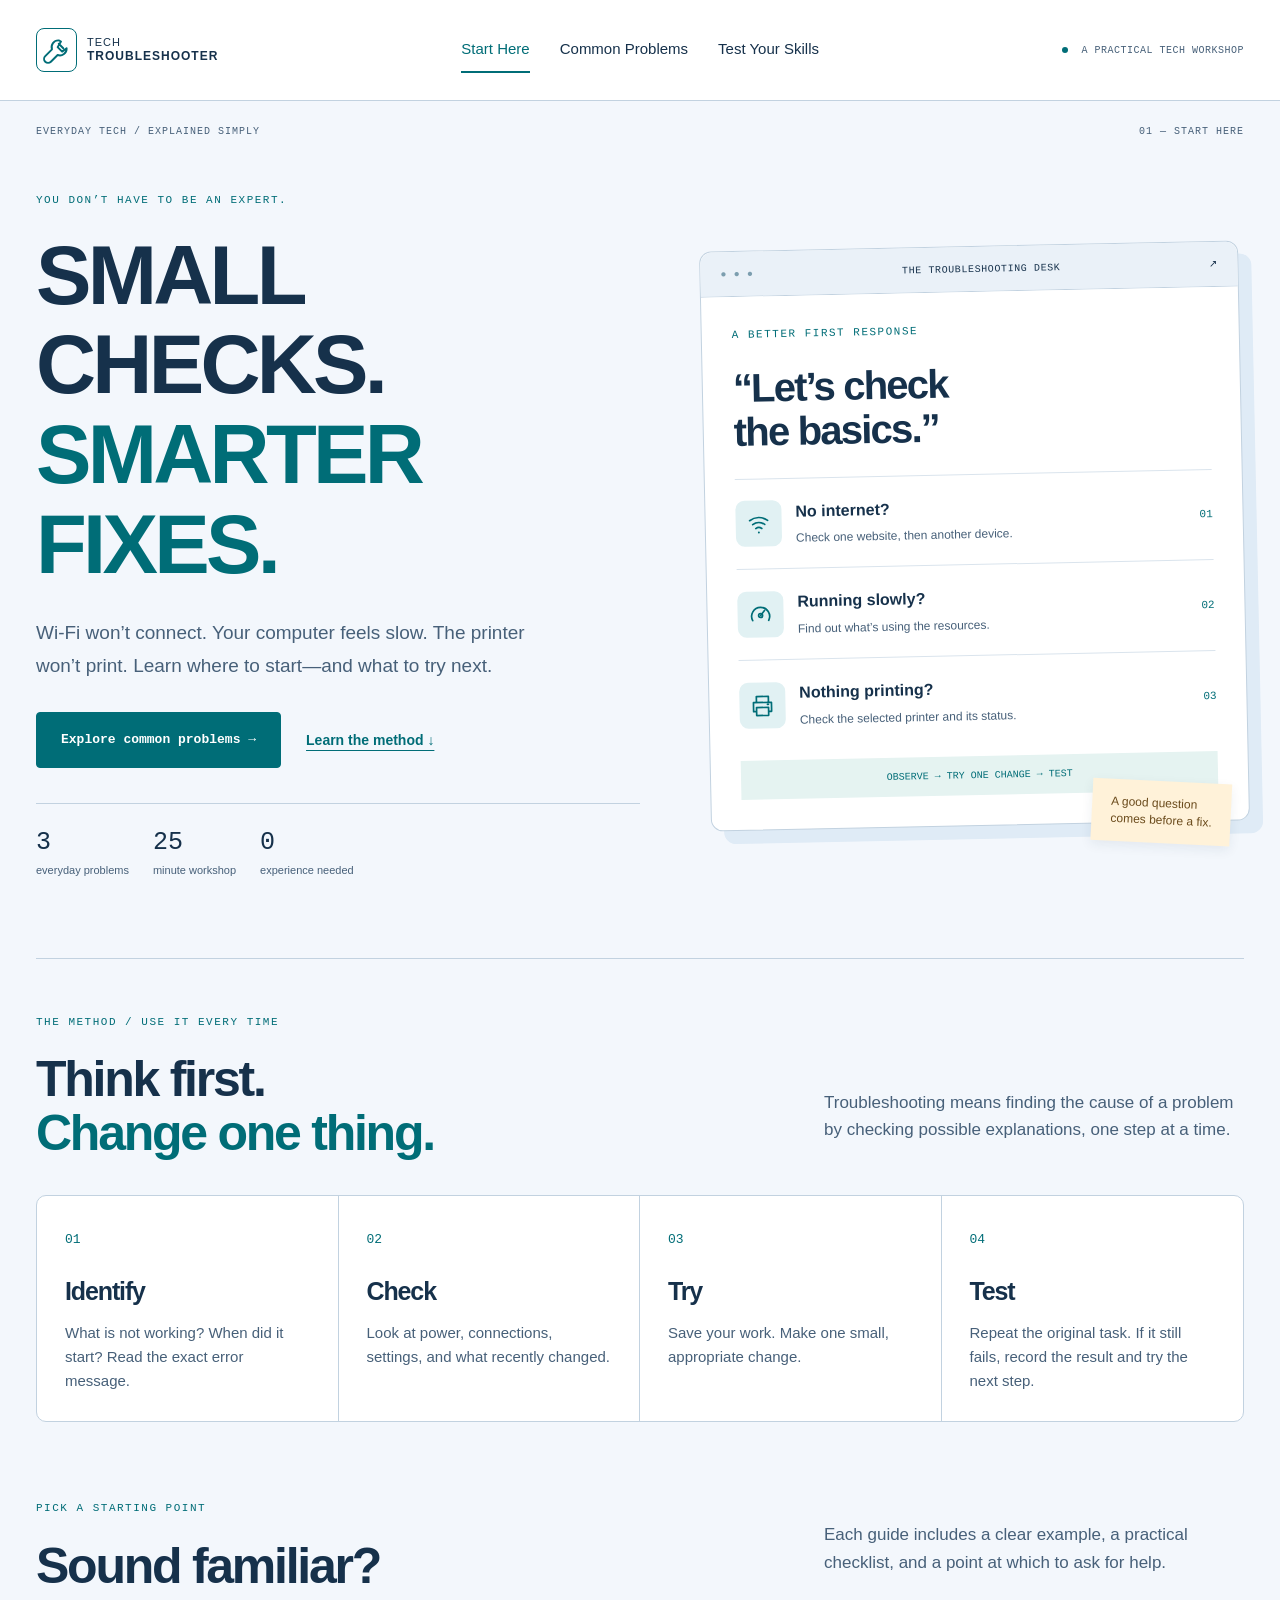
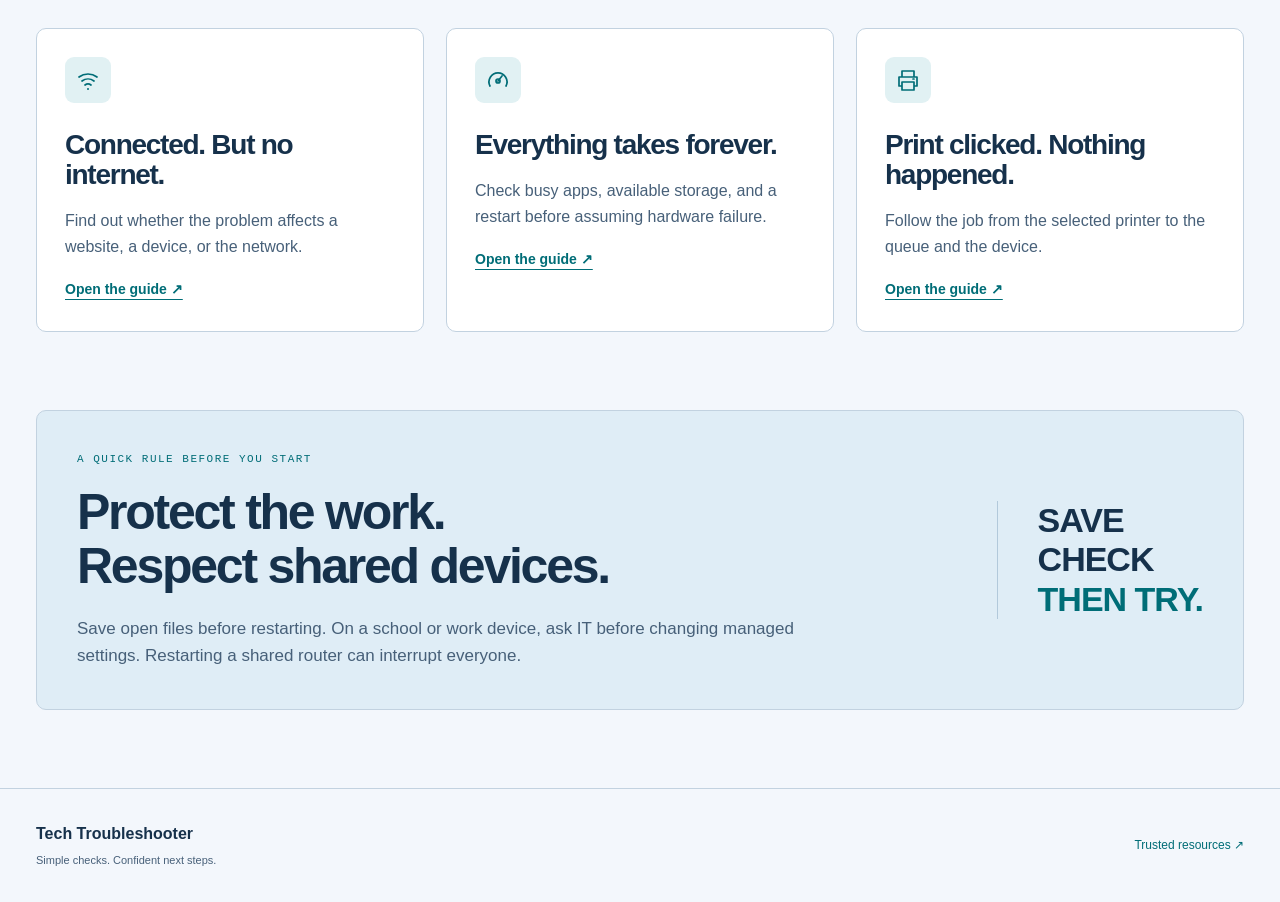
<file: index.html>
<!doctype html><html lang="en"><head><meta charset="utf-8"><meta name="viewport" content="width=device-width,initial-scale=1"><meta name="description" content="Learn practical troubleshooting for Wi-Fi, slow computers, and printers. A practical classroom workshop."><title>Start Here | Tech Troubleshooter</title><link rel="stylesheet" href="style.css"></head><body><a class="skip" href="#main">Skip to content</a><header><a href="index.html" class="brand"><span class="brand-mark"><svg viewBox="0 0 24 24" fill="none" stroke="currentColor" stroke-width="1.7" stroke-linecap="round" stroke-linejoin="round" aria-hidden="true"><path d="m14 6 4 4M14 3a6 6 0 0 0-6 8L2 17a3 3 0 0 0 5 5l6-6a6 6 0 0 0 8-6l-4 3-4-4 3-5Z"/></svg></span><span>TECH<br><strong>TROUBLESHOOTER</strong></span></a><nav aria-label="Main navigation"><a href="index.html" aria-current="page">Start Here</a><a href="problems.html">Common Problems</a><a href="practice.html">Test Your Skills</a></nav><span class="header-note"><i></i> A PRACTICAL TECH WORKSHOP</span></header><main id="main"><div class="topline"><span>EVERYDAY TECH / EXPLAINED SIMPLY</span><span>01 — START HERE</span></div><section class="hero"><div class="hero-copy"><p class="eyebrow">YOU DON’T HAVE TO BE AN EXPERT.</p><h1>SMALL CHECKS.<br><em>SMARTER<br>FIXES.</em></h1><p class="intro">Wi-Fi won’t connect. Your computer feels slow. The printer won’t print. Learn where to start—and what to try next.</p><div class="actions"><a class="primary" href="problems.html">Explore common problems →</a><a class="text-link" href="#method">Learn the method ↓</a></div><div class="hero-meta"><span><b>3</b> everyday problems</span><span><b>25</b> minute workshop</span><span><b>0</b> experience needed</span></div></div><div class="hero-workspace"><div class="window-bar"><span class="window-dots">● ● ●</span><span>THE TROUBLESHOOTING DESK</span><span>↗</span></div><div class="workspace-body"><p class="eyebrow">A BETTER FIRST RESPONSE</p><h2>“Let’s check<br>the basics.”</h2><div class="status-row"><span class="icon-square"><svg viewBox="0 0 24 24" fill="none" stroke="currentColor" stroke-width="1.7" stroke-linecap="round" stroke-linejoin="round" aria-hidden="true"><path d="M3 9a15 15 0 0 1 18 0M6 13a10 10 0 0 1 12 0M9 17a5 5 0 0 1 6 0"/><circle cx="12" cy="21" r="1" fill="currentColor" stroke="none"/></svg></span><div><strong>No internet?</strong><span>Check one website, then another device.</span></div><span class="number-label">01</span></div><div class="status-row"><span class="icon-square"><svg viewBox="0 0 24 24" fill="none" stroke="currentColor" stroke-width="1.7" stroke-linecap="round" stroke-linejoin="round" aria-hidden="true"><path d="M4 18a9 9 0 1 1 16 0M12 13l4-5"/><circle cx="12" cy="13" r="2"/></svg></span><div><strong>Running slowly?</strong><span>Find out what’s using the resources.</span></div><span class="number-label">02</span></div><div class="status-row"><span class="icon-square"><svg viewBox="0 0 24 24" fill="none" stroke="currentColor" stroke-width="1.7" stroke-linecap="round" stroke-linejoin="round" aria-hidden="true"><path d="M6 9V3h12v6M6 18H3V9h18v9h-3M6 14h12v8H6zM17 11h1"/></svg></span><div><strong>Nothing printing?</strong><span>Check the selected printer and its status.</span></div><span class="number-label">03</span></div><div class="desk-note">OBSERVE → TRY ONE CHANGE → TEST</div></div><span class="floating-note">A good question<br>comes before a fix.</span></div></section>
<section id="method" class="method"><div class="section-heading"><div><p class="eyebrow">THE METHOD / USE IT EVERY TIME</p><h2>Think first.<br><em>Change one thing.</em></h2></div><p>Troubleshooting means finding the cause of a problem by checking possible explanations, one step at a time.</p></div><div class="method-grid"><article><span class="step-number">01</span><h3>Identify</h3><p>What is not working? When did it start? Read the exact error message.</p></article><article><span class="step-number">02</span><h3>Check</h3><p>Look at power, connections, settings, and what recently changed.</p></article><article><span class="step-number">03</span><h3>Try</h3><p>Save your work. Make one small, appropriate change.</p></article><article><span class="step-number">04</span><h3>Test</h3><p>Repeat the original task. If it still fails, record the result and try the next step.</p></article></div></section><section class="starting-points"><div class="section-heading"><div><p class="eyebrow">PICK A STARTING POINT</p><h2>Sound familiar?</h2></div><p>Each guide includes a clear example, a practical checklist, and a point at which to ask for help.</p></div><div class="problem-cards"><a class="problem-card" href="problems.html#wifi"><span class="icon-square"><svg viewBox="0 0 24 24" fill="none" stroke="currentColor" stroke-width="1.7" stroke-linecap="round" stroke-linejoin="round" aria-hidden="true"><path d="M3 9a15 15 0 0 1 18 0M6 13a10 10 0 0 1 12 0M9 17a5 5 0 0 1 6 0"/><circle cx="12" cy="21" r="1" fill="currentColor" stroke="none"/></svg></span><h3>Connected. But no internet.</h3><p>Find out whether the problem affects a website, a device, or the network.</p><span class="text-link">Open the guide ↗</span></a><a class="problem-card" href="problems.html#slow"><span class="icon-square"><svg viewBox="0 0 24 24" fill="none" stroke="currentColor" stroke-width="1.7" stroke-linecap="round" stroke-linejoin="round" aria-hidden="true"><path d="M4 18a9 9 0 1 1 16 0M12 13l4-5"/><circle cx="12" cy="13" r="2"/></svg></span><h3>Everything takes forever.</h3><p>Check busy apps, available storage, and a restart before assuming hardware failure.</p><span class="text-link">Open the guide ↗</span></a><a class="problem-card" href="problems.html#printer"><span class="icon-square"><svg viewBox="0 0 24 24" fill="none" stroke="currentColor" stroke-width="1.7" stroke-linecap="round" stroke-linejoin="round" aria-hidden="true"><path d="M6 9V3h12v6M6 18H3V9h18v9h-3M6 14h12v8H6zM17 11h1"/></svg></span><h3>Print clicked. Nothing happened.</h3><p>Follow the job from the selected printer to the queue and the device.</p><span class="text-link">Open the guide ↗</span></a></div></section><section class="callout"><div><p class="eyebrow">A QUICK RULE BEFORE YOU START</p><h2>Protect the work.<br>Respect shared devices.</h2><p>Save open files before restarting. On a school or work device, ask IT before changing managed settings. Restarting a shared router can interrupt everyone.</p></div><div class="callout-stamp">SAVE<br>CHECK<br><em>THEN TRY.</em></div></section></main><footer><a class="footer-brand" href="index.html">Tech Troubleshooter<span>Simple checks. Confident next steps.</span></a><a href="problems.html#sources">Trusted resources ↗</a></footer></body></html>
</file>
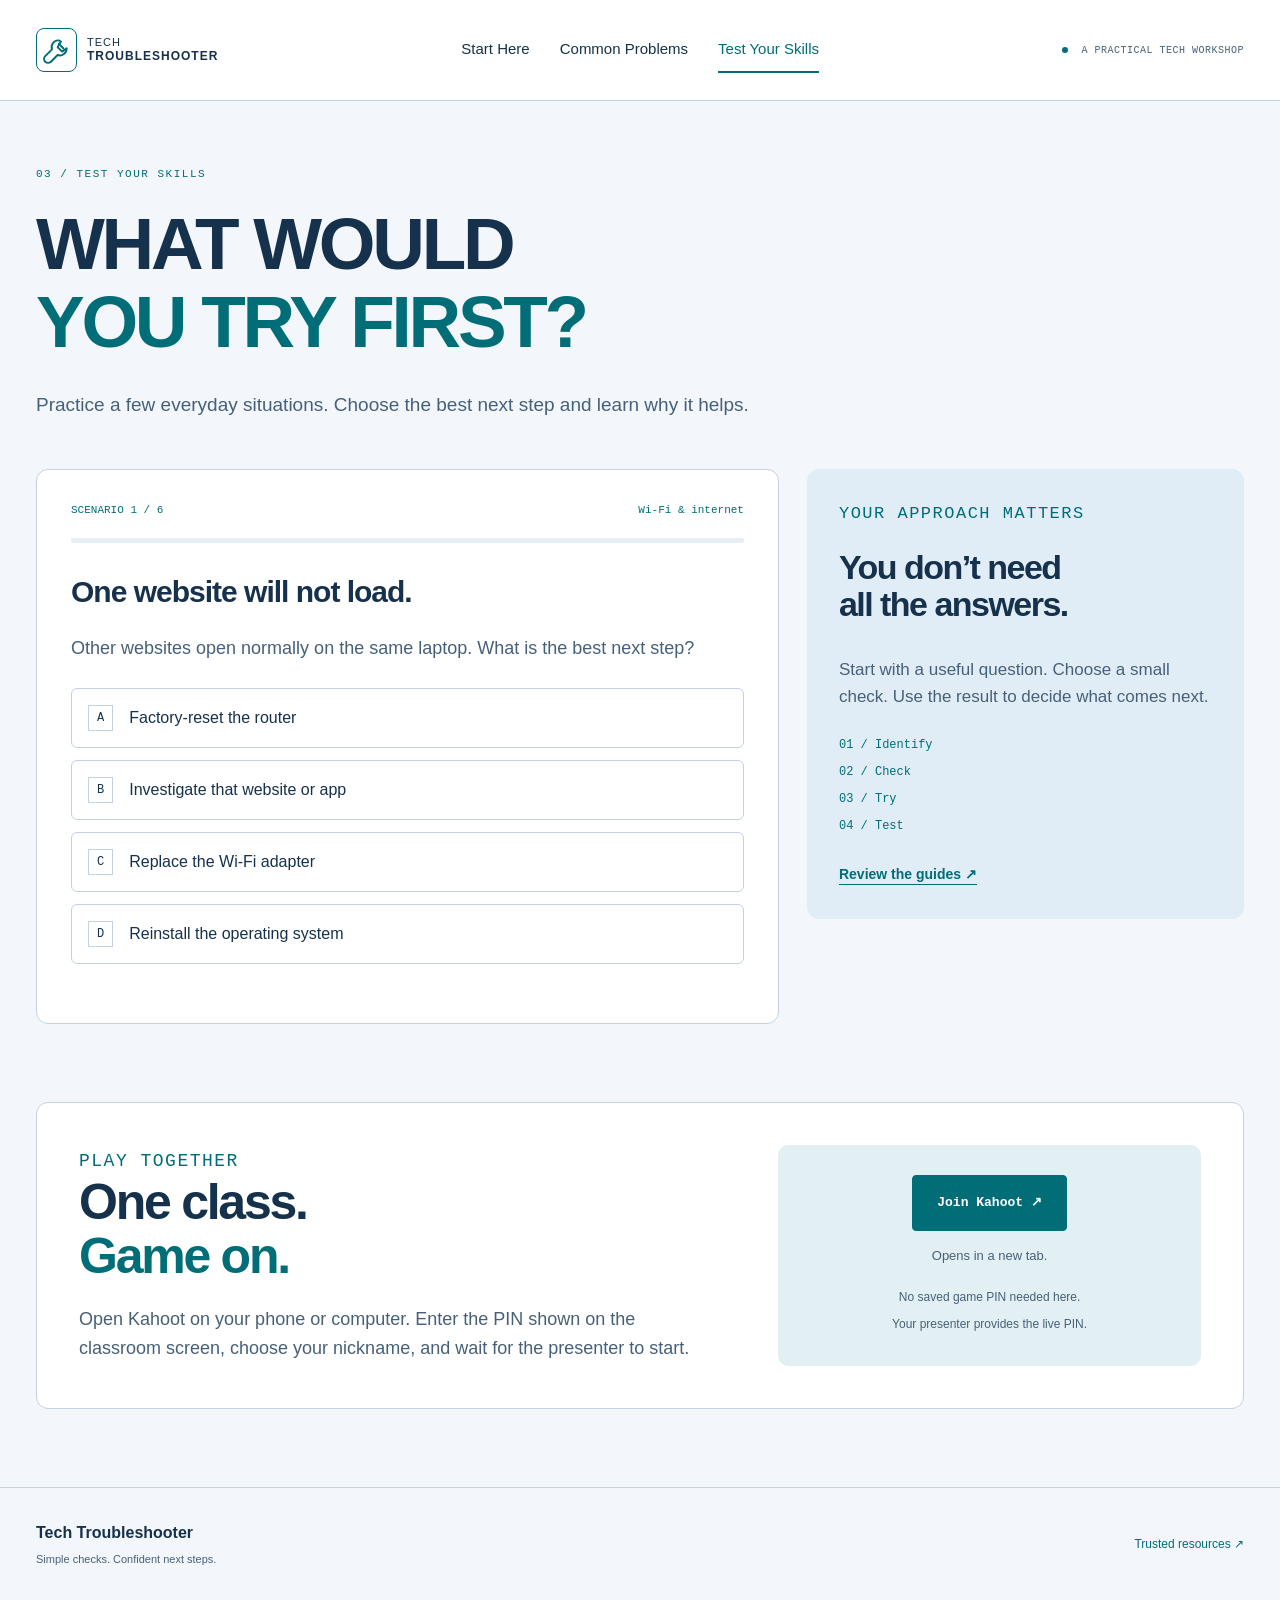
<file: practice.html>
<!doctype html><html lang="en"><head><meta charset="utf-8"><meta name="viewport" content="width=device-width,initial-scale=1"><meta name="description" content="Learn practical troubleshooting for Wi-Fi, slow computers, and printers. A practical classroom workshop."><title>Test Your Skills | Tech Troubleshooter</title><link rel="stylesheet" href="style.css"><script src="quiz.js" defer></script></head><body><a class="skip" href="#main">Skip to content</a><header><a href="index.html" class="brand"><span class="brand-mark"><svg viewBox="0 0 24 24" fill="none" stroke="currentColor" stroke-width="1.7" stroke-linecap="round" stroke-linejoin="round" aria-hidden="true"><path d="m14 6 4 4M14 3a6 6 0 0 0-6 8L2 17a3 3 0 0 0 5 5l6-6a6 6 0 0 0 8-6l-4 3-4-4 3-5Z"/></svg></span><span>TECH<br><strong>TROUBLESHOOTER</strong></span></a><nav aria-label="Main navigation"><a href="index.html">Start Here</a><a href="problems.html">Common Problems</a><a href="practice.html" aria-current="page">Test Your Skills</a></nav><span class="header-note"><i></i> A PRACTICAL TECH WORKSHOP</span></header><main id="main"><section class="page-heading"><p class="eyebrow">03 / TEST YOUR SKILLS</p><h1>WHAT WOULD<br><em>YOU TRY FIRST?</em></h1><p class="intro">Practice a few everyday situations. Choose the best next step and learn why it helps.</p></section><section class="quiz-layout"><div class="quiz-shell"><div id="quiz" aria-label="Troubleshooting practice"><noscript>Enable JavaScript to use the practice quiz. You can still join Kahoot below.</noscript></div></div><aside class="quiz-side"><p class="eyebrow">YOUR APPROACH MATTERS</p><h3>You don’t need<br>all the answers.</h3><p>Start with a useful question. Choose a small check. Use the result to decide what comes next.</p><div class="mini-method"><span>01 / Identify</span><span>02 / Check</span><span>03 / Try</span><span>04 / Test</span></div><a class="text-link" href="problems.html">Review the guides ↗</a></aside></section><section class="kahoot-block"><div><p class="eyebrow">PLAY TOGETHER</p><h2>One class.<br><em>Game on.</em></h2><p>Open Kahoot on your phone or computer. Enter the PIN shown on the classroom screen, choose your nickname, and wait for the presenter to start.</p></div><div class="kahoot-action"><a class="primary" href="https://kahoot.it/" target="_blank" rel="noopener noreferrer">Join Kahoot ↗</a><p>Opens in a new tab.</p><span>No saved game PIN needed here.<br>Your presenter provides the live PIN.</span></div></section></main><footer><a class="footer-brand" href="index.html">Tech Troubleshooter<span>Simple checks. Confident next steps.</span></a><a href="problems.html#sources">Trusted resources ↗</a></footer></body></html>
</file>
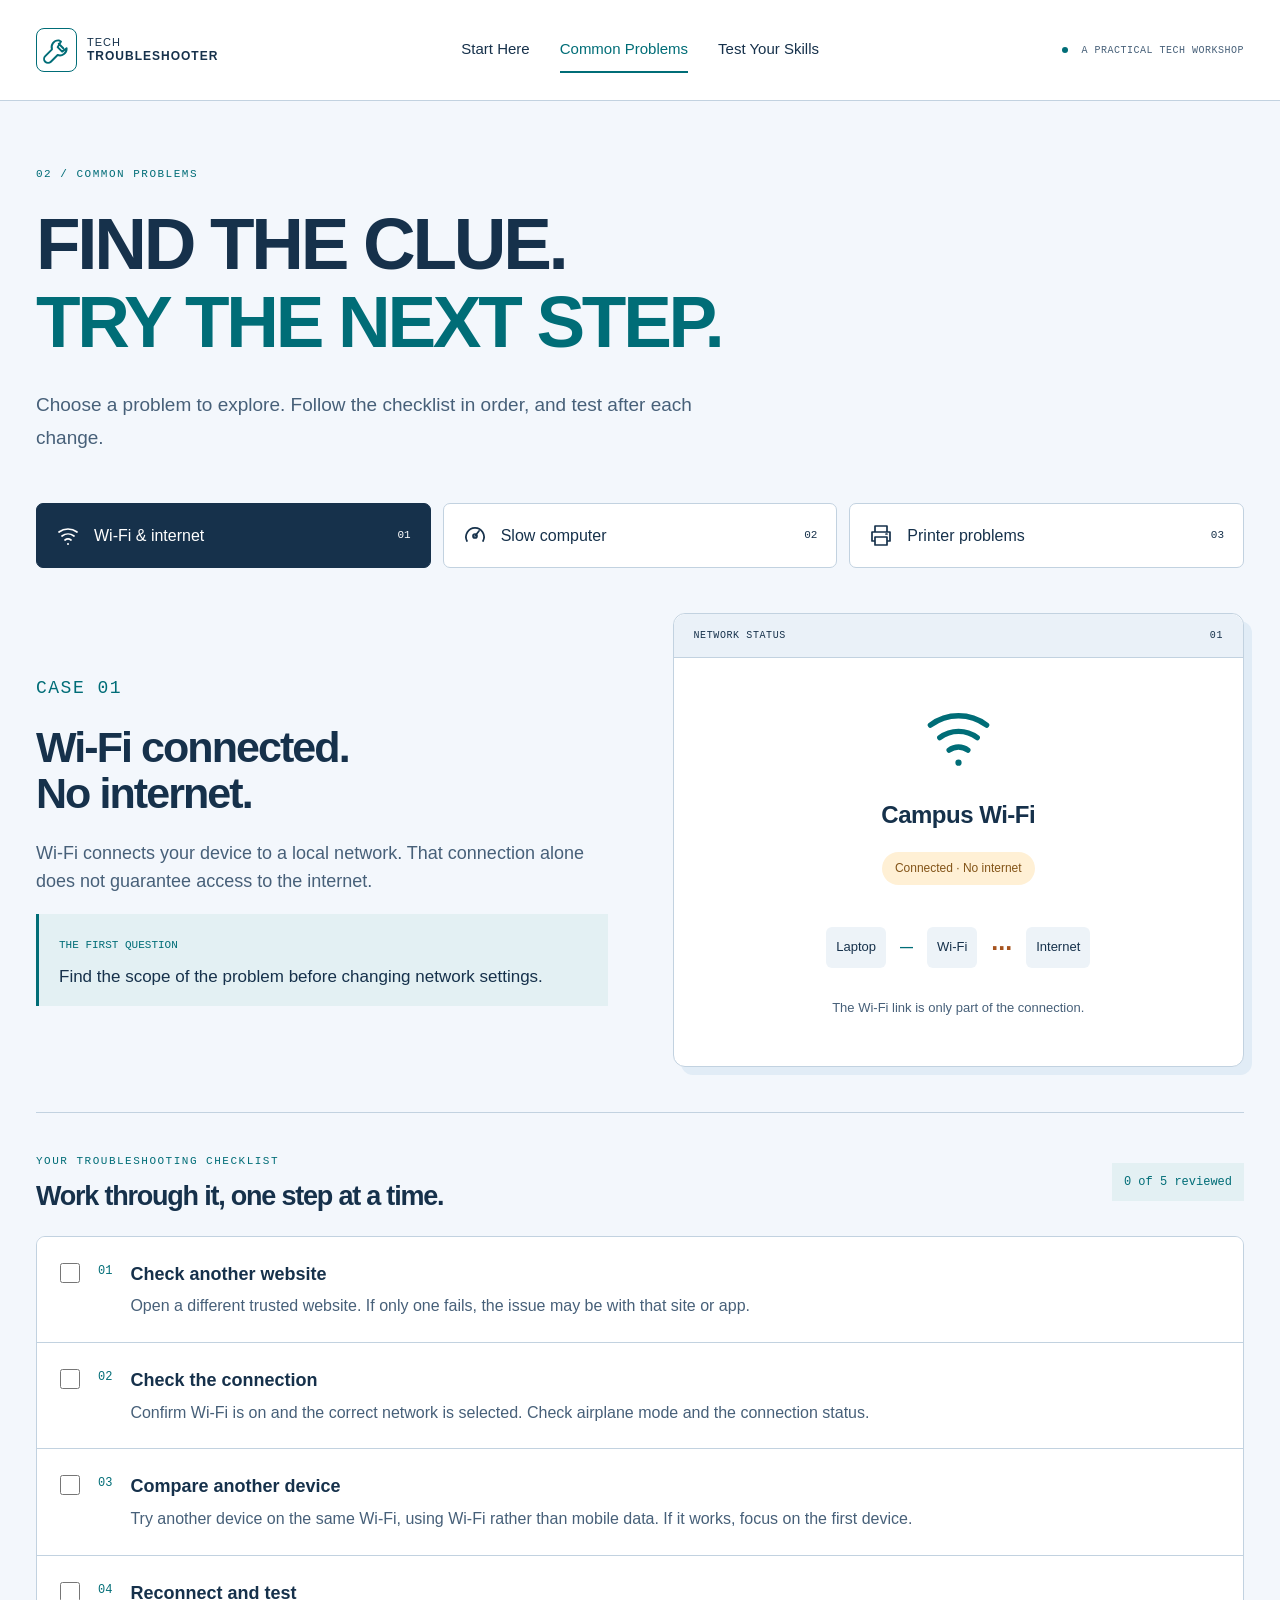
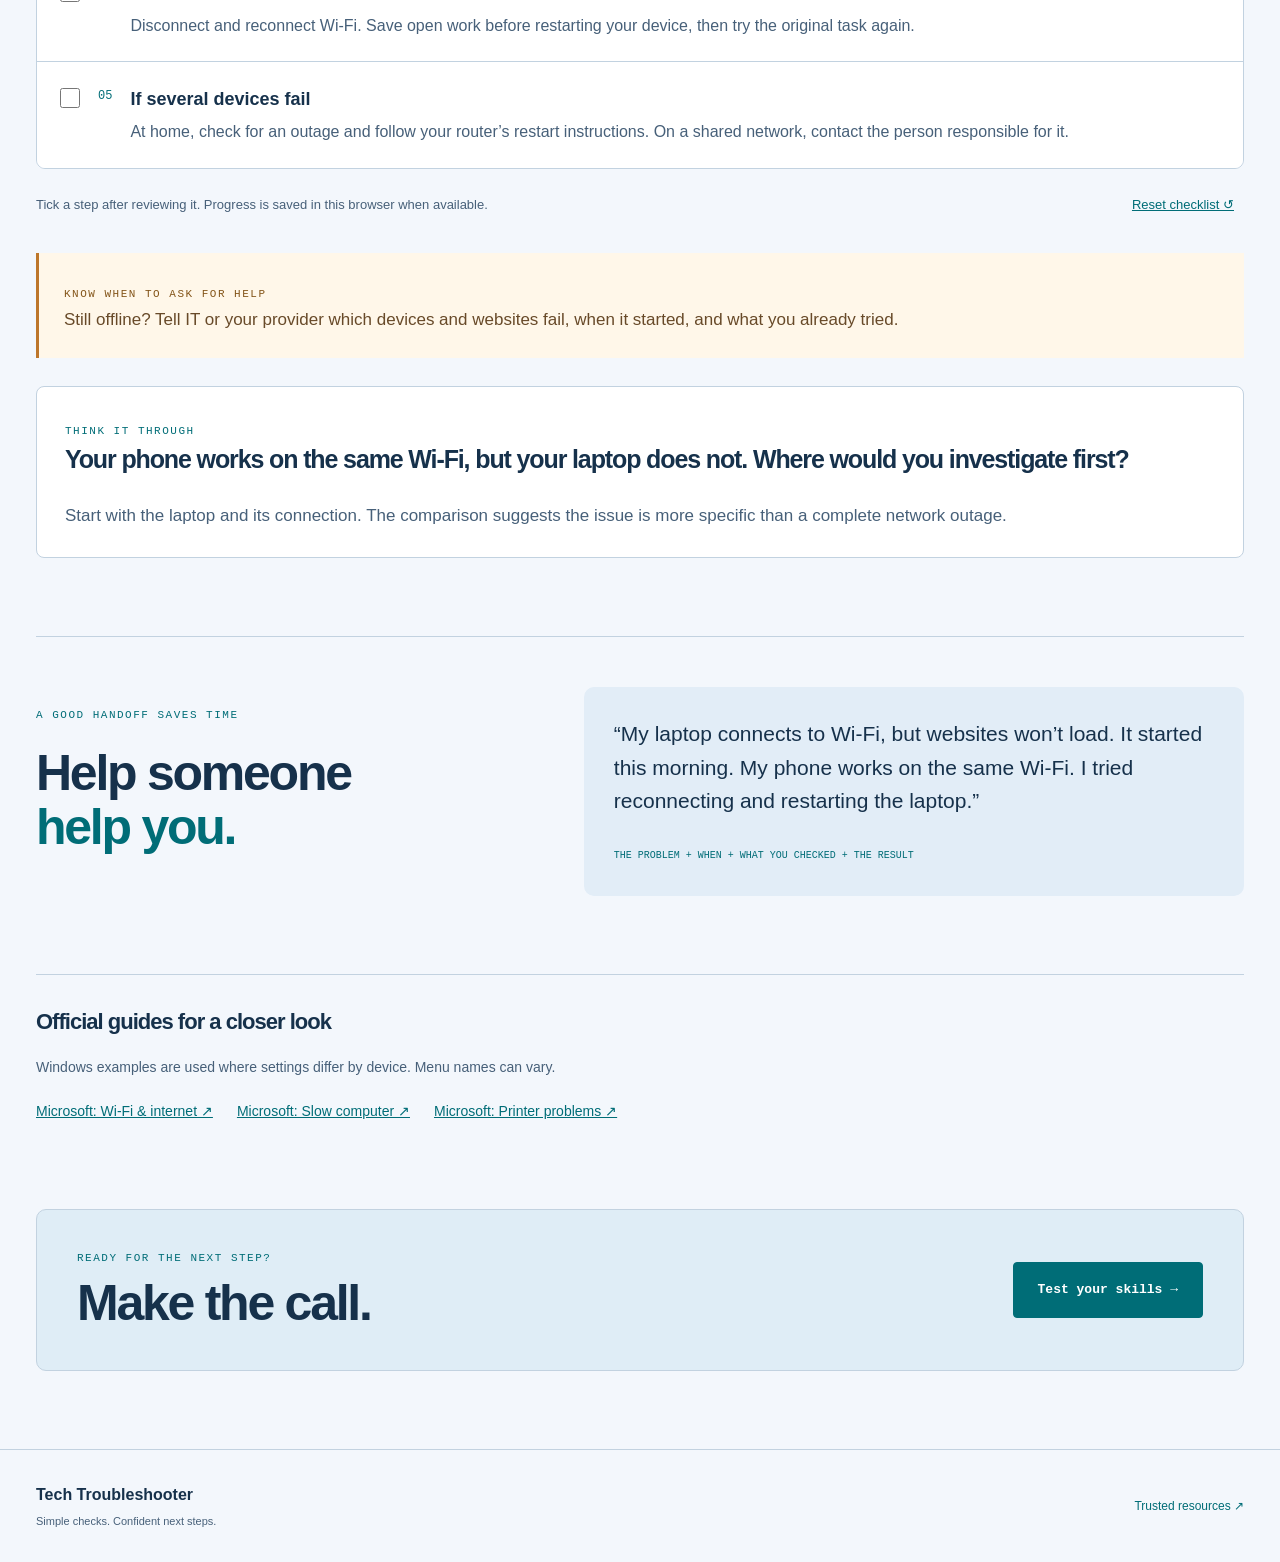
<file: problems.html>
<!doctype html><html lang="en"><head><meta charset="utf-8"><meta name="viewport" content="width=device-width,initial-scale=1"><meta name="description" content="Learn practical troubleshooting for Wi-Fi, slow computers, and printers. A practical classroom workshop."><title>Common Problems | Tech Troubleshooter</title><link rel="stylesheet" href="style.css"><script src="problems.js" defer></script></head><body><a class="skip" href="#main">Skip to content</a><header><a href="index.html" class="brand"><span class="brand-mark"><svg viewBox="0 0 24 24" fill="none" stroke="currentColor" stroke-width="1.7" stroke-linecap="round" stroke-linejoin="round" aria-hidden="true"><path d="m14 6 4 4M14 3a6 6 0 0 0-6 8L2 17a3 3 0 0 0 5 5l6-6a6 6 0 0 0 8-6l-4 3-4-4 3-5Z"/></svg></span><span>TECH<br><strong>TROUBLESHOOTER</strong></span></a><nav aria-label="Main navigation"><a href="index.html">Start Here</a><a href="problems.html" aria-current="page">Common Problems</a><a href="practice.html">Test Your Skills</a></nav><span class="header-note"><i></i> A PRACTICAL TECH WORKSHOP</span></header><main id="main"><section class="page-heading"><p class="eyebrow">02 / COMMON PROBLEMS</p><h1>FIND THE CLUE.<br><em>TRY THE NEXT STEP.</em></h1><p class="intro">Choose a problem to explore. Follow the checklist in order, and test after each change.</p></section><div class="topic-tabs" role="tablist" aria-label="Troubleshooting topics"><button type="button" role="tab" id="tab-wifi" aria-controls="panel-wifi" aria-selected="true" tabindex="0" data-topic="wifi"><svg viewBox="0 0 24 24" fill="none" stroke="currentColor" stroke-width="1.7" stroke-linecap="round" stroke-linejoin="round" aria-hidden="true"><path d="M3 9a15 15 0 0 1 18 0M6 13a10 10 0 0 1 12 0M9 17a5 5 0 0 1 6 0"/><circle cx="12" cy="21" r="1" fill="currentColor" stroke="none"/></svg>Wi-Fi & internet<span>01</span></button><button type="button" role="tab" id="tab-slow" aria-controls="panel-slow" aria-selected="false" tabindex="-1" data-topic="slow"><svg viewBox="0 0 24 24" fill="none" stroke="currentColor" stroke-width="1.7" stroke-linecap="round" stroke-linejoin="round" aria-hidden="true"><path d="M4 18a9 9 0 1 1 16 0M12 13l4-5"/><circle cx="12" cy="13" r="2"/></svg>Slow computer<span>02</span></button><button type="button" role="tab" id="tab-printer" aria-controls="panel-printer" aria-selected="false" tabindex="-1" data-topic="printer"><svg viewBox="0 0 24 24" fill="none" stroke="currentColor" stroke-width="1.7" stroke-linecap="round" stroke-linejoin="round" aria-hidden="true"><path d="M6 9V3h12v6M6 18H3V9h18v9h-3M6 14h12v8H6zM17 11h1"/></svg>Printer problems<span>03</span></button></div><section class="topic-panel" id="panel-wifi" role="tabpanel" aria-labelledby="tab-wifi"><div class="topic-intro"><div><p class="eyebrow">CASE 01</p><h2>Wi-Fi connected.<br>No internet.</h2><p>Wi-Fi connects your device to a local network. That connection alone does not guarantee access to the internet.</p><div class="clue"><strong>The first question</strong><p>Find the scope of the problem before changing network settings.</p></div></div><div class="device-window"><div class="window-bar"><span>NETWORK STATUS</span><span>01</span></div><div class="network-map"><span><svg viewBox="0 0 24 24" fill="none" stroke="currentColor" stroke-width="1.7" stroke-linecap="round" stroke-linejoin="round" aria-hidden="true"><path d="M3 9a15 15 0 0 1 18 0M6 13a10 10 0 0 1 12 0M9 17a5 5 0 0 1 6 0"/><circle cx="12" cy="21" r="1" fill="currentColor" stroke="none"/></svg></span><h3>Campus Wi-Fi</h3><p class="status-pill warning">Connected · No internet</p><div class="connection-path"><span>Laptop</span><b>—</b><span>Wi-Fi</span><b class="broken">···</b><span>Internet</span></div><p class="muted">The Wi-Fi link is only part of the connection.</p></div></div></div><div class="checklist-heading"><div><p class="eyebrow">YOUR TROUBLESHOOTING CHECKLIST</p><h3>Work through it, one step at a time.</h3></div><span class="check-count" data-count="wifi" role="status">0 of 5 reviewed</span></div><div class="steps"><label class="check-step"><input type="checkbox" data-check="wifi-0"><span class="step-index">01</span><span class="step-content"><strong>Check another website</strong><span>Open a different trusted website. If only one fails, the issue may be with that site or app.</span></span></label><label class="check-step"><input type="checkbox" data-check="wifi-1"><span class="step-index">02</span><span class="step-content"><strong>Check the connection</strong><span>Confirm Wi-Fi is on and the correct network is selected. Check airplane mode and the connection status.</span></span></label><label class="check-step"><input type="checkbox" data-check="wifi-2"><span class="step-index">03</span><span class="step-content"><strong>Compare another device</strong><span>Try another device on the same Wi-Fi, using Wi-Fi rather than mobile data. If it works, focus on the first device.</span></span></label><label class="check-step"><input type="checkbox" data-check="wifi-3"><span class="step-index">04</span><span class="step-content"><strong>Reconnect and test</strong><span>Disconnect and reconnect Wi-Fi. Save open work before restarting your device, then try the original task again.</span></span></label><label class="check-step"><input type="checkbox" data-check="wifi-4"><span class="step-index">05</span><span class="step-content"><strong>If several devices fail</strong><span>At home, check for an outage and follow your router’s restart instructions. On a shared network, contact the person responsible for it.</span></span></label></div><div class="check-footer"><p class="muted">Tick a step after reviewing it. Progress is saved in this browser when available.</p><button class="text-button" type="button" data-reset="wifi">Reset checklist ↺</button></div><div class="escalate"><span class="eyebrow">KNOW WHEN TO ASK FOR HELP</span><p>Still offline? Tell IT or your provider which devices and websites fail, when it started, and what you already tried.</p></div><div class="discussion"><span class="eyebrow">THINK IT THROUGH</span><h3>Your phone works on the same Wi-Fi, but your laptop does not. Where would you investigate first?</h3><p>Start with the laptop and its connection. The comparison suggests the issue is more specific than a complete network outage.</p></div></section><section class="topic-panel" id="panel-slow" role="tabpanel" aria-labelledby="tab-slow" hidden><div class="topic-intro"><div><p class="eyebrow">CASE 02</p><h2>A slow computer.<br>A clearer starting point.</h2><p>A slow computer can have several causes: busy apps, limited free storage, background activity, or hardware limits. Slowness alone does not identify the cause.</p><div class="clue"><strong>The first question</strong><p>Is one app slow, or is the whole computer slow?</p></div></div><div class="device-window"><div class="window-bar"><span>RESOURCE CHECK</span><span>02</span></div><div class="resource-view"><div class="resource-head"><span>App</span><span>Memory use</span></div><div class="resource-row"><span>Browser · many tabs</span><b>High</b><div class="bar"><span style="width:86%"></span></div></div><div class="resource-row"><span>Document editor</span><b>Low</b><div class="bar"><span style="width:24%"></span></div></div><div class="resource-row"><span>Music player</span><b>Low</b><div class="bar"><span style="width:13%"></span></div></div><p class="muted">An example to discuss—not a scan of your device.</p></div></div></div><div class="checklist-heading"><div><p class="eyebrow">YOUR TROUBLESHOOTING CHECKLIST</p><h3>Work through it, one step at a time.</h3></div><span class="check-count" data-count="slow" role="status">0 of 5 reviewed</span></div><div class="steps"><label class="check-step"><input type="checkbox" data-check="slow-0"><span class="step-index">01</span><span class="step-content"><strong>Narrow it down</strong><span>Check whether the delay affects one app or everything. Note when it started and any recent changes.</span></span></label><label class="check-step"><input type="checkbox" data-check="slow-1"><span class="step-index">02</span><span class="step-content"><strong>Save and close unused apps</strong><span>Save your work, close unneeded programs and browser tabs, and try again.</span></span></label><label class="check-step"><input type="checkbox" data-check="slow-2"><span class="step-index">03</span><span class="step-content"><strong>Look at resource usage</strong><span>In Windows, press Ctrl + Shift + Esc to view Task Manager. Check which apps use CPU, memory, or disk; do not end unfamiliar system processes.</span></span></label><label class="check-step"><input type="checkbox" data-check="slow-3"><span class="step-index">04</span><span class="step-content"><strong>Review storage and updates</strong><span>Check available storage and approved updates. Review files before removing them; do not delete unfamiliar system files.</span></span></label><label class="check-step"><input type="checkbox" data-check="slow-4"><span class="step-index">05</span><span class="step-content"><strong>Restart and retest</strong><span>After saving your work, restart when it is safe to do so. Open the same app and repeat the task that was slow.</span></span></label></div><div class="check-footer"><p class="muted">Tick a step after reviewing it. Progress is saved in this browser when available.</p><button class="text-button" type="button" data-reset="slow">Reset checklist ↺</button></div><div class="escalate"><span class="eyebrow">KNOW WHEN TO ASK FOR HELP</span><p>If it stays slow, report the affected apps, resource usage, and recent changes to IT. Avoid random “speed booster” downloads.</p></div><div class="discussion"><span class="eyebrow">THINK IT THROUGH</span><h3>A browser with many tabs is slow, but other apps respond normally. What is a sensible first step?</h3><p>Save anything important, close unneeded tabs, and test the browser again. Avoid jumping straight to replacing the computer.</p></div></section><section class="topic-panel" id="panel-printer" role="tabpanel" aria-labelledby="tab-printer" hidden><div class="topic-intro"><div><p class="eyebrow">CASE 03</p><h2>You pressed print.<br>Nothing came out.</h2><p>A print job travels from the app to a selected printer. A wrong selection, connection problem, device error, or queued job can interrupt that path.</p><div class="clue"><strong>The first question</strong><p>Check the simple, visible things before reinstalling anything.</p></div></div><div class="device-window"><div class="window-bar"><span>PRINT WORKSPACE</span><span>03</span></div><div class="print-view"><div class="printer-art"><svg viewBox="0 0 24 24" fill="none" stroke="currentColor" stroke-width="1.7" stroke-linecap="round" stroke-linejoin="round" aria-hidden="true"><path d="M6 9V3h12v6M6 18H3V9h18v9h-3M6 14h12v8H6zM17 11h1"/></svg></div><div class="queue-title"><strong>Classroom printer</strong><span class="status-pill warning">Check status</span></div><div class="queue-item"><span>Assignment.pdf</span><span>Waiting</span></div><div class="queue-item"><span>Pages</span><span>1</span></div><p class="muted">Check the destination, connection, and queue.</p></div></div></div><div class="checklist-heading"><div><p class="eyebrow">YOUR TROUBLESHOOTING CHECKLIST</p><h3>Work through it, one step at a time.</h3></div><span class="check-count" data-count="printer" role="status">0 of 5 reviewed</span></div><div class="steps"><label class="check-step"><input type="checkbox" data-check="printer-0"><span class="step-index">01</span><span class="step-content"><strong>Check the printer itself</strong><span>Confirm it is powered on, has paper, and shows no error. Follow the printer’s instructions for a paper jam.</span></span></label><label class="check-step"><input type="checkbox" data-check="printer-1"><span class="step-index">02</span><span class="step-content"><strong>Check the selected destination</strong><span>In the print dialog, choose the intended physical printer—not “Save as PDF” or a different printer.</span></span></label><label class="check-step"><input type="checkbox" data-check="printer-2"><span class="step-index">03</span><span class="step-content"><strong>Check the connection</strong><span>For USB, inspect the connection. For a network printer, check its network status and the network you are using.</span></span></label><label class="check-step"><input type="checkbox" data-check="printer-3"><span class="step-index">04</span><span class="step-content"><strong>Look at the print queue</strong><span>Check for paused or stuck jobs. Cancel only your own unnecessary jobs; ask IT before changing a shared queue.</span></span></label><label class="check-step"><input type="checkbox" data-check="printer-4"><span class="step-index">05</span><span class="step-content"><strong>Try one small test</strong><span>Once the issue is addressed, send one small document. If appropriate, restart the printer when it will not interrupt someone else.</span></span></label></div><div class="check-footer"><p class="muted">Tick a step after reviewing it. Progress is saved in this browser when available.</p><button class="text-button" type="button" data-reset="printer">Reset checklist ↺</button></div><div class="escalate"><span class="eyebrow">KNOW WHEN TO ASK FOR HELP</span><p>If printing still fails, note the printer name, error message, and whether other people can print. Send these details to IT.</p></div><div class="discussion"><span class="eyebrow">THINK IT THROUGH</span><h3>You clicked Print, but a PDF file appeared instead of a paper copy. What should you check?</h3><p>Check the selected printer. A PDF destination creates a file rather than sending the job to the physical printer.</p></div></section><section class="handoff"><div><p class="eyebrow">A GOOD HANDOFF SAVES TIME</p><h2>Help someone<br><em>help you.</em></h2></div><div class="handoff-note"><p>“My laptop connects to Wi-Fi, but websites won’t load. It started this morning. My phone works on the same Wi-Fi. I tried reconnecting and restarting the laptop.”</p><span>THE PROBLEM + WHEN + WHAT YOU CHECKED + THE RESULT</span></div></section><section id="sources" class="sources"><h3>Official guides for a closer look</h3><p>Windows examples are used where settings differ by device. Menu names can vary.</p><a href="https://support.microsoft.com/en-us/windows/experience/connectivity-networking/fix-wi-fi-connection-issues-in-windows" target="_blank" rel="noopener noreferrer">Microsoft: Wi-Fi & internet ↗</a><a href="https://support.microsoft.com/en-us/windows/experience/performance-optimization/tips-to-improve-pc-performance-in-windows" target="_blank" rel="noopener noreferrer">Microsoft: Slow computer ↗</a><a href="https://support.microsoft.com/en-us/windows/hardware/printer/fix-printer-connection-and-printing-problems-in-windows" target="_blank" rel="noopener noreferrer">Microsoft: Printer problems ↗</a></section><section class="closing"><div><p class="eyebrow">READY FOR THE NEXT STEP?</p><h2>Make the call.</h2></div><a class="primary" href="practice.html">Test your skills →</a></section></main><footer><a class="footer-brand" href="index.html">Tech Troubleshooter<span>Simple checks. Confident next steps.</span></a><a href="problems.html#sources">Trusted resources ↗</a></footer></body></html>
</file>
<file: style.css>
:root{--bg:#f3f7fc;--white:#fff;--ink:#16314b;--muted:#476079;--line:#c2d2e0;--accent:#006d77;--pale:#e1f1f3;--mono:ui-monospace,SFMono-Regular,Consolas,monospace}*{box-sizing:border-box}html{scroll-behavior:smooth}body{margin:0;background:var(--bg);color:var(--ink);font:17px/1.6 Arial,Helvetica,sans-serif}a{color:inherit;text-decoration:none}button,input{font:inherit}button,a,input{touch-action:manipulation}button{cursor:pointer}button:disabled{cursor:default}a:focus-visible,button:focus-visible,input:focus-visible{outline:3px solid #c47229;outline-offset:5px}svg{width:24px;height:24px;flex-shrink:0}h1,h2,h3,p{margin-top:0}h1,h2,h3{line-height:1.08;letter-spacing:-.045em}h1{font-size:clamp(50px,6.5vw,91px);font-weight:700;margin-bottom:26px}h2{font-size:clamp(32px,4vw,50px);font-weight:600;margin-bottom:22px}h3{font-size:25px;font-weight:600}p{color:var(--muted)}em{font-style:normal;color:var(--accent)}header,main,footer{max-width:1280px;margin:auto}header{display:flex;align-items:center;justify-content:space-between;gap:30px;padding:27px 36px;border-bottom:1px solid var(--line);background:var(--white)}.brand{display:flex;align-items:center;gap:10px;font-size:11px;line-height:1.3;letter-spacing:1px}.brand strong{font-size:12px}.brand-mark{display:grid;place-items:center;width:41px;height:44px;border:1px solid var(--accent);color:var(--accent);border-radius:8px}.brand-mark svg{width:27px;height:27px}header nav{display:flex;gap:30px;font-size:15px}header nav a{padding:10px 0;border-bottom:2px solid transparent}header nav a[aria-current]{color:var(--accent);border-color:var(--accent)}.header-note{font:10px var(--mono);letter-spacing:.5px;color:var(--muted)}i{display:inline-block;width:6px;height:6px;background:var(--accent);border-radius:50%;margin-right:7px}main{padding:0 36px}section{margin:78px 0}.eyebrow{font:11px/1.5 var(--mono);letter-spacing:1.5px;color:var(--accent);margin-bottom:22px}.topline{display:flex;justify-content:space-between;font:10px var(--mono);letter-spacing:1px;color:var(--muted);margin:25px 0}.hero{display:grid;grid-template-columns:1.12fr 1fr;gap:65px;align-items:center;margin:55px 0 75px}.intro{font-size:19px;line-height:1.75;max-width:720px}.hero-copy>.intro{max-width:525px}.actions{display:flex;align-items:center;gap:25px;flex-wrap:wrap;margin-top:30px}.primary{display:inline-flex;justify-content:center;align-items:center;gap:20px;background:var(--accent);color:#fff;border:1px solid var(--accent);padding:17px 24px;font:700 13px/1.5 var(--mono);min-height:52px;border-radius:4px}.primary:hover{background:#00515b}.text-link{font-size:14px;font-weight:700;color:var(--accent);text-decoration:underline;text-underline-offset:5px}.hero-meta{display:flex;gap:24px;border-top:1px solid var(--line);padding-top:24px;margin-top:35px;color:var(--muted);font-size:11px}.hero-meta b{display:block;font:25px var(--mono);color:var(--ink);margin-bottom:5px}.hero-workspace{position:relative;border:1px solid var(--line);background:#fff;box-shadow:13px 13px 0 #dfebf6;border-radius:12px;transform:rotate(-1.2deg)}.window-bar{display:flex;justify-content:space-between;align-items:center;gap:15px;padding:16px 20px;border-bottom:1px solid var(--line);font:10px var(--mono);letter-spacing:.6px;background:#eaf1f8;border-radius:12px 12px 0 0}.window-dots{color:#7c9eaf;font-size:10px;white-space:nowrap}.workspace-body{padding:30px}.workspace-body h2{font-size:40px;line-height:1.1;margin-bottom:25px}.status-row{display:flex;align-items:center;gap:14px;padding:20px 0;border-top:1px solid #dae4ed}.icon-square{display:inline-grid;place-items:center;width:46px;height:46px;background:var(--pale);color:var(--accent);border-radius:9px;flex-shrink:0}.status-row div{flex:1}.status-row strong{display:block;font-size:16px}.status-row div span{display:block;font-size:12px;color:var(--muted);margin-top:5px}.number-label{font:11px var(--mono);color:var(--accent)}.desk-note{font:10px var(--mono);color:var(--accent);background:#e5f3f1;padding:14px;margin-top:10px;text-align:center}.floating-note{position:absolute;bottom:-22px;right:18px;padding:14px 19px;background:#fff2d9;box-shadow:0 4px 12px #16314b13;color:#6b4b1c;font-size:12px;line-height:1.4;transform:rotate(4deg)}.section-heading{display:flex;justify-content:space-between;align-items:end;gap:50px;margin-bottom:35px}.section-heading>p{max-width:420px;font-size:17px}.section-heading h2{margin-bottom:0}.method{border-top:1px solid var(--line);padding-top:55px}.method-grid{display:grid;grid-template-columns:repeat(4,1fr);border:1px solid var(--line);background:#fff;border-radius:10px;overflow:hidden}.method-grid article{padding:28px;border-right:1px solid var(--line)}.method-grid article:last-child{border:0}.step-number{font:13px var(--mono);color:var(--accent)}.method-grid h3{margin:27px 0 16px}.method-grid p{font-size:15px;margin-bottom:0}.problem-cards{display:grid;grid-template-columns:repeat(3,1fr);gap:22px}.problem-card{display:block;border:1px solid var(--line);border-radius:10px;padding:28px;background:white;transition:transform .15s}.problem-card:hover{transform:translateY(-4px);border-color:var(--accent)}.problem-card h3{margin:27px 0 18px;font-size:28px}.problem-card p{font-size:16px}.callout,.closing{display:flex;justify-content:space-between;align-items:center;gap:45px;background:#dfedf6;border:1px solid var(--line);padding:40px;border-radius:10px}.callout p{max-width:730px;margin-bottom:0}.callout .eyebrow{margin-bottom:18px}.callout-stamp{font-size:34px;line-height:1.15;letter-spacing:-1px;font-weight:bold;flex-shrink:0;border-left:1px solid #b2c9db;padding-left:40px}.page-heading{margin:65px 0 48px}.page-heading h1{font-size:clamp(44px,5.7vw,75px)}.topic-tabs{display:grid;grid-template-columns:repeat(3,1fr);gap:12px}.topic-tabs button{display:flex;align-items:center;gap:14px;border:1px solid var(--line);border-radius:7px;background:#fff;color:var(--ink);padding:19px;text-align:left;font-size:16px}.topic-tabs button span{margin-left:auto;font:11px var(--mono)}.topic-tabs button[aria-selected=true]{background:var(--ink);border-color:var(--ink);color:#fff}.topic-panel{margin:45px 0 65px}.topic-intro{display:grid;grid-template-columns:1fr 1fr;align-items:center;gap:65px;padding-bottom:45px;border-bottom:1px solid var(--line)}.topic-intro h2{font-size:43px}.topic-intro>div>p{font-size:18px}.clue{border-left:3px solid var(--accent);padding:15px 20px;background:#e3f0f3}.clue strong{font:11px var(--mono);text-transform:uppercase;color:var(--accent)}.clue p{margin:7px 0 0;font-size:17px;color:var(--ink)}.device-window{border:1px solid var(--line);background:#fff;border-radius:12px;box-shadow:8px 8px 0 #e1ecf6;overflow:hidden}.network-map{padding:34px 25px;text-align:center}.network-map>span>svg{width:75px;height:75px;color:var(--accent);margin:5px 0 22px}.network-map h3{font-size:24px;letter-spacing:-.5px}.status-pill{display:inline-block;font-size:12px;border-radius:30px;padding:7px 13px;white-space:nowrap}.warning{background:#fff0d5;color:#835418}.connection-path{display:flex;align-items:center;justify-content:center;gap:14px;margin:30px 0;font-size:13px}.connection-path span{padding:10px;background:#edf3f8;border-radius:6px}.connection-path b{color:var(--accent)}.connection-path .broken{color:#a6531e;font-size:25px}.muted{font-size:13px!important;color:var(--muted)}.resource-view,.print-view{padding:28px}.resource-head,.resource-row,.queue-item,.queue-title{display:flex;justify-content:space-between;gap:15px}.resource-head{font:11px var(--mono);color:var(--muted);padding-bottom:16px;border-bottom:1px solid var(--line)}.resource-row{flex-wrap:wrap;padding:19px 0;font-size:15px}.resource-row b{font-size:12px;color:var(--accent)}.bar{width:100%;height:9px;background:#eaf1f7;border-radius:10px}.bar span{height:100%;display:block;background:#3a96a1;border-radius:10px}.resource-view p{margin:12px 0 0}.printer-art{display:flex;justify-content:center;padding:15px}.printer-art svg{width:100px;height:100px;color:var(--accent)}.queue-title{align-items:center;margin:20px 0}.queue-title strong{font-size:17px}.queue-item{font-size:14px;border-top:1px solid var(--line);padding:14px 0}.checklist-heading{display:flex;align-items:center;justify-content:space-between;gap:20px;margin:40px 0 25px}.checklist-heading .eyebrow{margin-bottom:12px}.checklist-heading h3{margin:0;font-size:27px}.check-count{white-space:nowrap;font:12px var(--mono);color:var(--accent);background:#e3f0f3;padding:12px}.steps{border:1px solid var(--line);border-radius:9px;overflow:hidden}.check-step{display:flex;align-items:start;gap:18px;background:#fff;padding:23px;border-bottom:1px solid var(--line);cursor:pointer}.check-step:last-child{border:0}.check-step:has(input:checked){background:#e8f3f2}.check-step input{width:20px;height:20px;accent-color:var(--accent);margin:3px 0;flex-shrink:0}.step-index{font:12px var(--mono);margin-top:4px;color:var(--accent)}.step-content strong{display:block;font-size:18px;margin-bottom:5px}.step-content>span{display:block;font-size:16px;color:var(--muted)}.check-footer{display:flex;justify-content:space-between;align-items:center;gap:20px;margin-top:16px}.check-footer p{margin:0}.text-button{border:0;background:transparent;color:var(--accent);font-size:13px;padding:10px;text-decoration:underline;white-space:nowrap}.escalate{border-left:3px solid #bd762a;padding:25px;background:#fff7e9;margin-top:28px}.escalate .eyebrow{color:#835418;margin-bottom:10px}.escalate p{margin:0;font-size:17px;color:#684a29}.discussion{border:1px solid var(--line);padding:28px;background:white;margin-top:28px;border-radius:8px}.discussion h3{line-height:1.4;font-size:25px}.discussion p{margin:0}.handoff{display:grid;grid-template-columns:1fr 1.3fr;gap:40px;align-items:center;border-top:1px solid var(--line);padding-top:50px}.handoff-note{padding:30px;background:#e2edf7;border-radius:10px}.handoff-note p{font-size:21px;color:var(--ink)}.handoff-note span{font:10px/1.7 var(--mono);color:var(--accent)}.sources{padding-top:35px;border-top:1px solid var(--line)}.sources h3{font-size:22px}.sources p{font-size:14px}.sources a{display:inline-block;font-size:14px;color:var(--accent);text-decoration:underline;margin:8px 24px 8px 0}.closing h2{margin:0}.closing .eyebrow{margin-bottom:10px}.quiz-layout{display:grid;grid-template-columns:1.7fr 1fr;gap:28px;margin-top:40px}.quiz-shell{padding:34px;background:white;border:1px solid var(--line);border-radius:12px}.quiz-top{display:flex;justify-content:space-between;font:11px var(--mono);color:var(--accent);gap:20px}.quiz-progress{height:5px;background:#e7eff5;margin:22px 0 30px;border-radius:5px}.quiz-progress span{display:block;height:100%;background:var(--accent);border-radius:5px}.quiz-shell h2{font-size:30px;line-height:1.25;letter-spacing:-1px}.scenario{font-size:18px;line-height:1.7}.options{display:grid;gap:12px;margin:25px 0}.option{display:flex;gap:16px;align-items:center;text-align:left;padding:16px;background:#fff;border:1px solid var(--line);border-radius:6px;color:var(--ink);font-size:16px;line-height:1.5}.option b{font:12px var(--mono);border:1px solid var(--line);padding:5px 8px}.option:hover:not(:disabled){border-color:var(--accent);background:#f1f8fa}.option.correct{border:2px solid #227259;background:#e5f4ec}.option.incorrect{border:2px solid #a86b2d;background:#fff3e4}.feedback{padding:20px;background:#edf5f7;margin-bottom:22px;border-left:3px solid var(--accent)}.feedback h3{font-size:20px;margin-bottom:10px}.feedback p{font-size:16px;margin:0}.quiz-side{padding:32px;background:#e1edf6;border-radius:12px;align-self:start}.quiz-side h3{font-size:34px}.quiz-side p{font-size:17px}.mini-method{display:grid;gap:13px;margin:27px 0;font:12px var(--mono);color:var(--accent)}.kahoot-block{display:grid;grid-template-columns:1.5fr 1fr;gap:65px;align-items:center;padding:42px;border:1px solid var(--line);background:white;border-radius:12px}.kahoot-block p{font-size:18px;max-width:650px;margin-bottom:0}.kahoot-action{text-align:center;padding:30px;background:#e3f0f3;border-radius:10px}.kahoot-action p{font-size:13px;margin:15px 0}.kahoot-action>span{font-size:12px;color:var(--muted)}.score-number{font:70px var(--mono);color:var(--accent);margin:25px 0}.score-number small{font-size:23px}.review-item{border-top:1px solid var(--line);padding:20px 0}.review-item h3{font-size:18px;line-height:1.4}.review-item p{font-size:15px}.quiz-shell .actions{margin-bottom:25px}footer{border-top:1px solid var(--line);display:flex;align-items:center;justify-content:space-between;gap:25px;padding:32px 36px;font-size:12px}footer p{margin:0}.footer-brand{font-size:16px;font-weight:bold}.footer-brand span{display:block;font-size:11px;font-weight:400;color:var(--muted);margin-top:5px}footer>a:last-child{color:var(--accent)}.skip{position:absolute;top:-90px;left:20px;padding:15px;background:white;z-index:5}.skip:focus{top:15px}[hidden]{display:none!important}@media(max-width:1100px){.header-note{display:none}.hero{gap:35px}.hero h1{font-size:68px}.workspace-body{padding:25px}.workspace-body h2{font-size:35px}.status-row div span{font-size:11px}.topic-intro{gap:35px}.method-grid article{padding:22px}.problem-card{padding:24px}}@media(max-width:760px){header{padding:22px;flex-wrap:wrap;gap:20px}header nav{width:100%;justify-content:space-between;gap:10px;font-size:13px}main{padding:0 22px}.topline{font-size:8px}.topline>span:last-child{display:none}.hero,.topic-intro,.handoff,.quiz-layout,.kahoot-block{grid-template-columns:1fr}.hero{margin-top:35px;gap:40px}.hero h1{font-size:62px}.hero-workspace{transform:none;margin-right:8px}.floating-note{right:15px}.hero-meta{gap:25px}.section-heading{display:block}.section-heading>p{margin-top:22px}.method-grid{grid-template-columns:1fr 1fr}.method-grid article{border-bottom:1px solid var(--line)}.method-grid article:nth-child(2){border-right:0}.method-grid article:nth-child(3){border-bottom:0}.problem-cards{grid-template-columns:1fr}.problem-card h3{margin-top:20px}.callout,.closing{padding:27px;flex-direction:column;align-items:flex-start;gap:25px}.callout-stamp{display:none}section{margin:55px 0}.page-heading{margin:45px 0 30px}.page-heading h1{font-size:43px}.topic-tabs{gap:8px}.topic-tabs button{flex-direction:column;justify-content:center;text-align:center;font-size:12px;padding:14px 6px;gap:9px}.topic-tabs button span{display:none}.topic-intro h2{font-size:36px}.checklist-heading{align-items:flex-start;flex-direction:column}.checklist-heading h3{font-size:25px}.check-step{padding:18px;gap:12px}.step-index{display:none}.check-footer{align-items:flex-start;flex-direction:column;gap:4px}.discussion{padding:24px}.discussion h3{font-size:22px}.quiz-shell,.quiz-side{padding:24px}.quiz-shell h2{font-size:26px}.kahoot-block{padding:26px;gap:25px}.quiz-side{display:none}.window-bar{font-size:9px;padding:15px}.connection-path{gap:9px;font-size:12px}.kahoot-action{padding:25px}.sources a{display:block}.primary{font-size:12px}footer{padding:25px 22px;flex-wrap:wrap}.quiz-top{font-size:10px}}@media(prefers-reduced-motion:reduce){html{scroll-behavior:auto}.problem-card{transition:none}}
</file>
